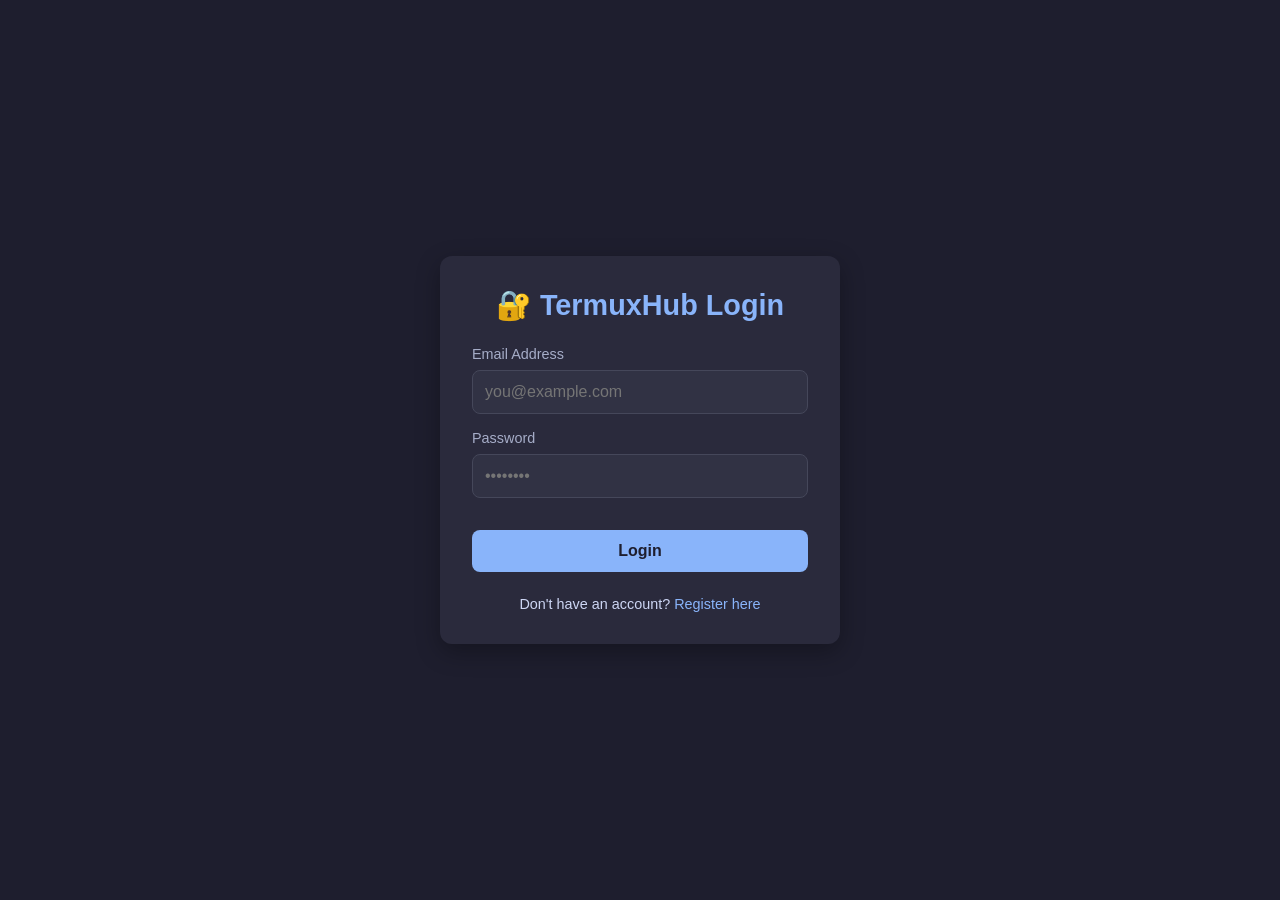
<file: login.html>
<!DOCTYPE html>
<html lang="en">
<head>
    <meta charset="UTF-8">
    <meta name="viewport" content="width=device-width, initial-scale=1.0">
    <title>Login - TermuxHub</title>
    <link rel="stylesheet" href="style.css">
</head>
<body>
    <div class="container">
        <h1>🔐 TermuxHub Login</h1>
        <form id="loginForm">
            <div class="form-group">
                <label for="email">Email Address</label>
                <input type="email" id="email" required placeholder="you@example.com">
            </div>
            <div class="form-group">
                <label for="password">Password</label>
                <input type="password" id="password" required placeholder="••••••••">
            </div>
            <button type="submit" id="submitBtn">Login</button>
            <div id="message" class="message"></div>
        </form>
        <div class="link">
            Don't have an account? <a href="register.html">Register here</a>
        </div>
    </div>

    <script>
        const API_URL = "https://script.google.com/macros/s/AKfycbza1V41HbBp9zgkz1s0OFKpJrsU-zHYuWqeI4c48MpduhL_8h6mhvouGYu97H0rUnkg/exec";

        document.getElementById('loginForm').addEventListener('submit', async function(e) {
            e.preventDefault();
            
            const email = document.getElementById('email').value.trim().toLowerCase();
            const password = document.getElementById('password').value;
            const btn = document.getElementById('submitBtn');
            const msg = document.getElementById('message');

            btn.disabled = true;
            btn.textContent = "Verifying...";
            msg.className = "message";
            msg.textContent = "";

            try {
                const response = await fetch(API_URL, {
                    method: 'POST',
                    headers: {
                        'Content-Type': 'text/plain;charset=utf-8',
                    },
                    body: JSON.stringify({ 
                        action: 'login', 
                        email: email, 
                        password: password 
                    })
                });
                
                const data = await response.json();

                if (data.success) {
                    msg.className = "message success";
                    msg.textContent = "Login successful! Redirecting...";
                    localStorage.setItem('termuxhub_user', data.email || email);
                    setTimeout(() => {
                        window.location.href = "index.html";
                    }, 1500);
                } else {
                    // Bypass verification for now - log in anyway
                    msg.className = "message success";
                    msg.textContent = "Logging you in...";
                    localStorage.setItem('termuxhub_user', email);
                    setTimeout(() => {
                        window.location.href = "index.html";
                    }, 1500);
                }
            } catch (error) {
                // If API fails, still log the user in (bypass)
                msg.className = "message success";
                msg.textContent = "Logging you in...";
                localStorage.setItem('termuxhub_user', email);
                setTimeout(() => {
                    window.location.href = "index.html";
                }, 1500);
            }
        });
    </script>
</body>
</html>
</file>
<file: style.css>
/* style.css - Modern Dark Theme for TermuxHub */
:root {
    --bg-color: #1e1e2e;
    --card-bg: #2a2a3c;
    --text-color: #cdd6f4;
    --accent-color: #89b4fa;
    --success-color: #a6e3a1;
    --error-color: #f38ba8;
    --input-bg: #313244;
}

* {
    box-sizing: border-box;
    margin: 0;
    padding: 0;
    font-family: 'Segoe UI', Tahoma, Geneva, Verdana, sans-serif;
}

body {
    background-color: var(--bg-color);
    color: var(--text-color);
    display: flex;
    justify-content: center;
    align-items: center;
    min-height: 100vh;
    padding: 20px;
}

.container {
    background-color: var(--card-bg);
    padding: 2rem;
    border-radius: 12px;
    box-shadow: 0 8px 24px rgba(0,0,0,0.3);
    width: 100%;
    max-width: 400px;
    text-align: center;
}

h1 {
    color: var(--accent-color);
    margin-bottom: 1.5rem;
    font-size: 1.8rem;
}

.form-group {
    margin-bottom: 1rem;
    text-align: left;
}

label {
    display: block;
    margin-bottom: 0.5rem;
    font-size: 0.9rem;
    color: #a6adc8;
}

input {
    width: 100%;
    padding: 12px;
    border: 1px solid #45475a;
    border-radius: 8px;
    background-color: var(--input-bg);
    color: var(--text-color);
    font-size: 1rem;
    outline: none;
    transition: border-color 0.3s;
}

input:focus {
    border-color: var(--accent-color);
}

button {
    width: 100%;
    padding: 12px;
    background-color: var(--accent-color);
    color: #1e1e2e;
    border: none;
    border-radius: 8px;
    font-size: 1rem;
    font-weight: bold;
    cursor: pointer;
    transition: opacity 0.3s;
    margin-top: 1rem;
}

button:hover {
    opacity: 0.9;
}

button:disabled {
    background-color: #45475a;
    cursor: not-allowed;
}

.message {
    margin-top: 1rem;
    padding: 10px;
    border-radius: 6px;
    font-size: 0.9rem;
    display: none;
}

.message.success {
    background-color: rgba(166, 227, 161, 0.2);
    color: var(--success-color);
    display: block;
}

.message.error {
    background-color: rgba(243, 139, 168, 0.2);
    color: var(--error-color);
    display: block;
}

.link {
    margin-top: 1.5rem;
    font-size: 0.9rem;
}

.link a {
    color: var(--accent-color);
    text-decoration: none;
}

.link a:hover {
    text-decoration: underline;
}
/* Dashboard Specific Styles */
.dashboard-container {
    max-width: 900px;
    width: 100%;
    padding: 20px;
}

.header {
    display: flex;
    justify-content: space-between;
    align-items: center;
    margin-bottom: 2rem;
    padding-bottom: 1rem;
    border-bottom: 1px solid #45475a;
}

.user-info {
    color: var(--success-color);
    font-weight: bold;
}

.logout-btn {
    background-color: var(--error-color);
    color: #1e1e2e;
    width: auto;
    padding: 8px 16px;
    margin: 0;
    font-size: 0.9rem;
}

.search-bar {
    width: 100%;
    padding: 15px;
    margin-bottom: 2rem;
    font-size: 1.1rem;
}

.software-grid {
    display: grid;
    grid-template-columns: repeat(auto-fill, minmax(280px, 1fr));
    gap: 20px;
}

.software-card {
    background-color: var(--card-bg);
    border: 1px solid #45475a;
    border-radius: 10px;
    padding: 1.5rem;
    transition: transform 0.2s, border-color 0.2s;
    cursor: pointer;
}

.software-card:hover {
    transform: translateY(-5px);
    border-color: var(--accent-color);
}

.software-card h3 {
    color: var(--accent-color);
    margin-bottom: 0.5rem;
    text-transform: capitalize;
}

.software-card p {
    font-size: 0.9rem;
    color: #a6adc8;
    margin-bottom: 1rem;
    display: -webkit-box;
    -webkit-line-clamp: 3;
    -webkit-box-orient: vertical;
    overflow: hidden;
}

.view-btn {
    background-color: var(--input-bg);
    color: var(--accent-color);
    border: 1px solid var(--accent-color);
    width: 100%;
    margin-top: 0;
}

.view-btn:hover {
    background-color: var(--accent-color);
    color: #1e1e2e;
}

/* Modal Styles */
.modal {
    display: none;
    position: fixed;
    top: 0;
    left: 0;
    width: 100%;
    height: 100%;
    background-color: rgba(0, 0, 0, 0.8);
    z-index: 1000;
    justify-content: center;
    align-items: center;
    padding: 20px;
}

.modal.active {
    display: flex;
}

.modal-content {
    background-color: var(--card-bg);
    border-radius: 12px;
    width: 100%;
    max-width: 700px;
    max-height: 85vh;
    overflow-y: auto;
    padding: 2rem;
    position: relative;
    border: 1px solid #45475a;
}

.close-modal {
    position: absolute;
    top: 15px;
    right: 20px;
    font-size: 1.5rem;
    cursor: pointer;
    color: var(--error-color);
    background: none;
    border: none;
    width: auto;
    padding: 0;
    margin: 0;
}

.modal-body h1, .modal-body h2, .modal-body h3 {
    color: var(--accent-color);
    margin-top: 1.5rem;
    margin-bottom: 0.5rem;
}

.modal-body p, .modal-body li {
    line-height: 1.6;
    margin-bottom: 0.5rem;
}

.modal-body pre {
    background-color: #11111b;
    padding: 15px;
    border-radius: 8px;
    overflow-x: auto;
    border: 1px solid #45475a;
    margin: 1rem 0;
}

.modal-body code {
    font-family: 'Courier New', Courier, monospace;
    color: var(--success-color);
}

.copy-btn {
    background-color: var(--success-color);
    color: #1e1e2e;
    width: auto;
    padding: 8px 16px;
    margin-top: 10px;
    font-size: 0.9rem;
}
</file>
